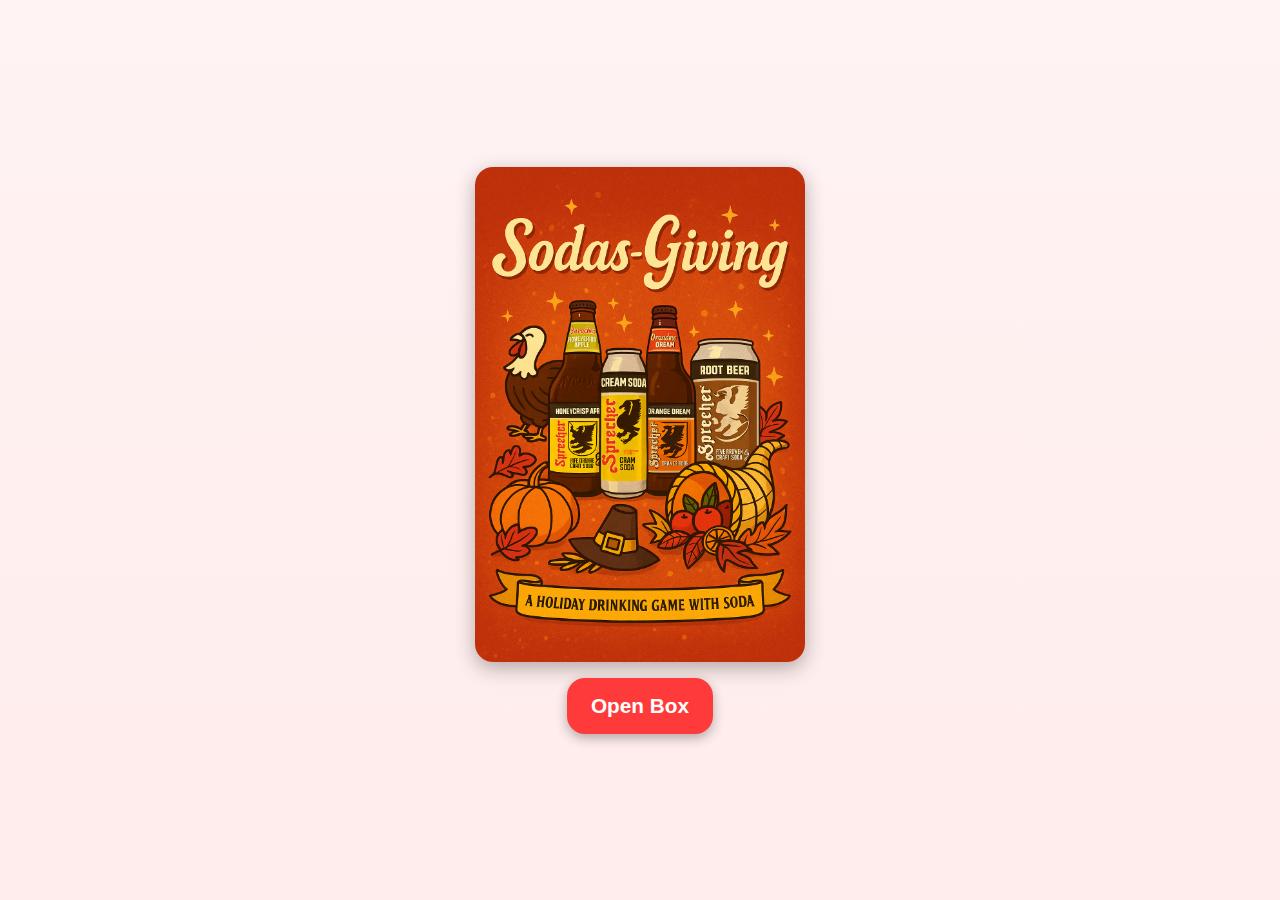
<file: SodasGiving-RETAIL-v4/sodas-giving-store-edition-v4/index.html>
<!DOCTYPE html>
<html lang="en">
<head>
<meta charset="UTF-8">
<title>Sodas-Giving Store Edition v4</title>
<meta name="viewport" content="width=device-width, initial-scale=1">
<link href="https://fonts.googleapis.com/css2?family=Fredoka+One&family=Raleway:wght@500;700&display=swap" rel="stylesheet">
<link rel="stylesheet" href="style.css">
</head>
<body class="holiday">

<div id="splash">
  <img src="images/splash.png" class="splash-art">
  <button class="start-btn" onclick="startGame()">Open Box</button>
</div>

<div id="fx-layer"></div>

<div id="app" class="hidden">
<header>
<h1 class="title">Sodas-Giving</h1>
<p class="sub">Store Edition v4</p>
</header>

<section id="toolbar">
<div id="themes">
<button onclick="setTheme('holiday')">🎄</button>
<button onclick="setTheme('chaos')">🔥</button>
</div>
</section>

<section id="game">
<div id="card">
<h2 id="mode">Tap a Button</h2>
<p id="prompt">Your holiday fun starts now!</p>
</div>

<div id="controls">
<button class="bright next" onclick="nextPrompt()">Next</button>
<button class="bright jerk" onclick="jerkPower()">The Jerk</button>
<button class="bright rare" onclick="rarePrompt()">Gold</button>
<button class="bright omega" onclick="omegaBurst()">OMEGA++</button>
<button class="bright howto" onclick="openHowTo()">How To Play</button>
</div>
</section>

<footer onclick="footerTap()">
<p class="footer-text">Tap here 4× for Stats</p>
</footer>

<section id="stats-panel" class="hidden">
<div class="panel-inner">
<h2>Stats</h2>
<ul>
<li>Prompts: <span id="stat-prompts">0</span></li>
<li>Jerk: <span id="stat-jerk">0</span></li>
<li>Gold: <span id="stat-rare">0</span></li>
<li>OMEGA: <span id="stat-omega">0</span></li>
</ul>
<button onclick="resetStats()">Reset</button>
<button onclick="togglePanel()">Close</button>
</div>
</section>

<section id="howto-panel" class="hidden">
<div class="howto-inner">
<h2>How To Play</h2>
<p>Sodas-Giving is a store-quality family soda game with full prompts and bright UI!</p>
<ul>
<li>Next Prompt – Main deck</li>
<li>The Jerk – Pick someone!</li>
<li>Gold Prompt – Bonus cards</li>
<li>OMEGA++ – Chaos mode</li>
<li>Holiday & Chaos themes</li>
<li>Stats panel – Tap footer 4×</li>
</ul>
<button class="close-howto" onclick="closeHowTo()">Close</button>
</div>
</section>

</div>
<script src="script.js" defer></script>
</body>
</html>
</file>
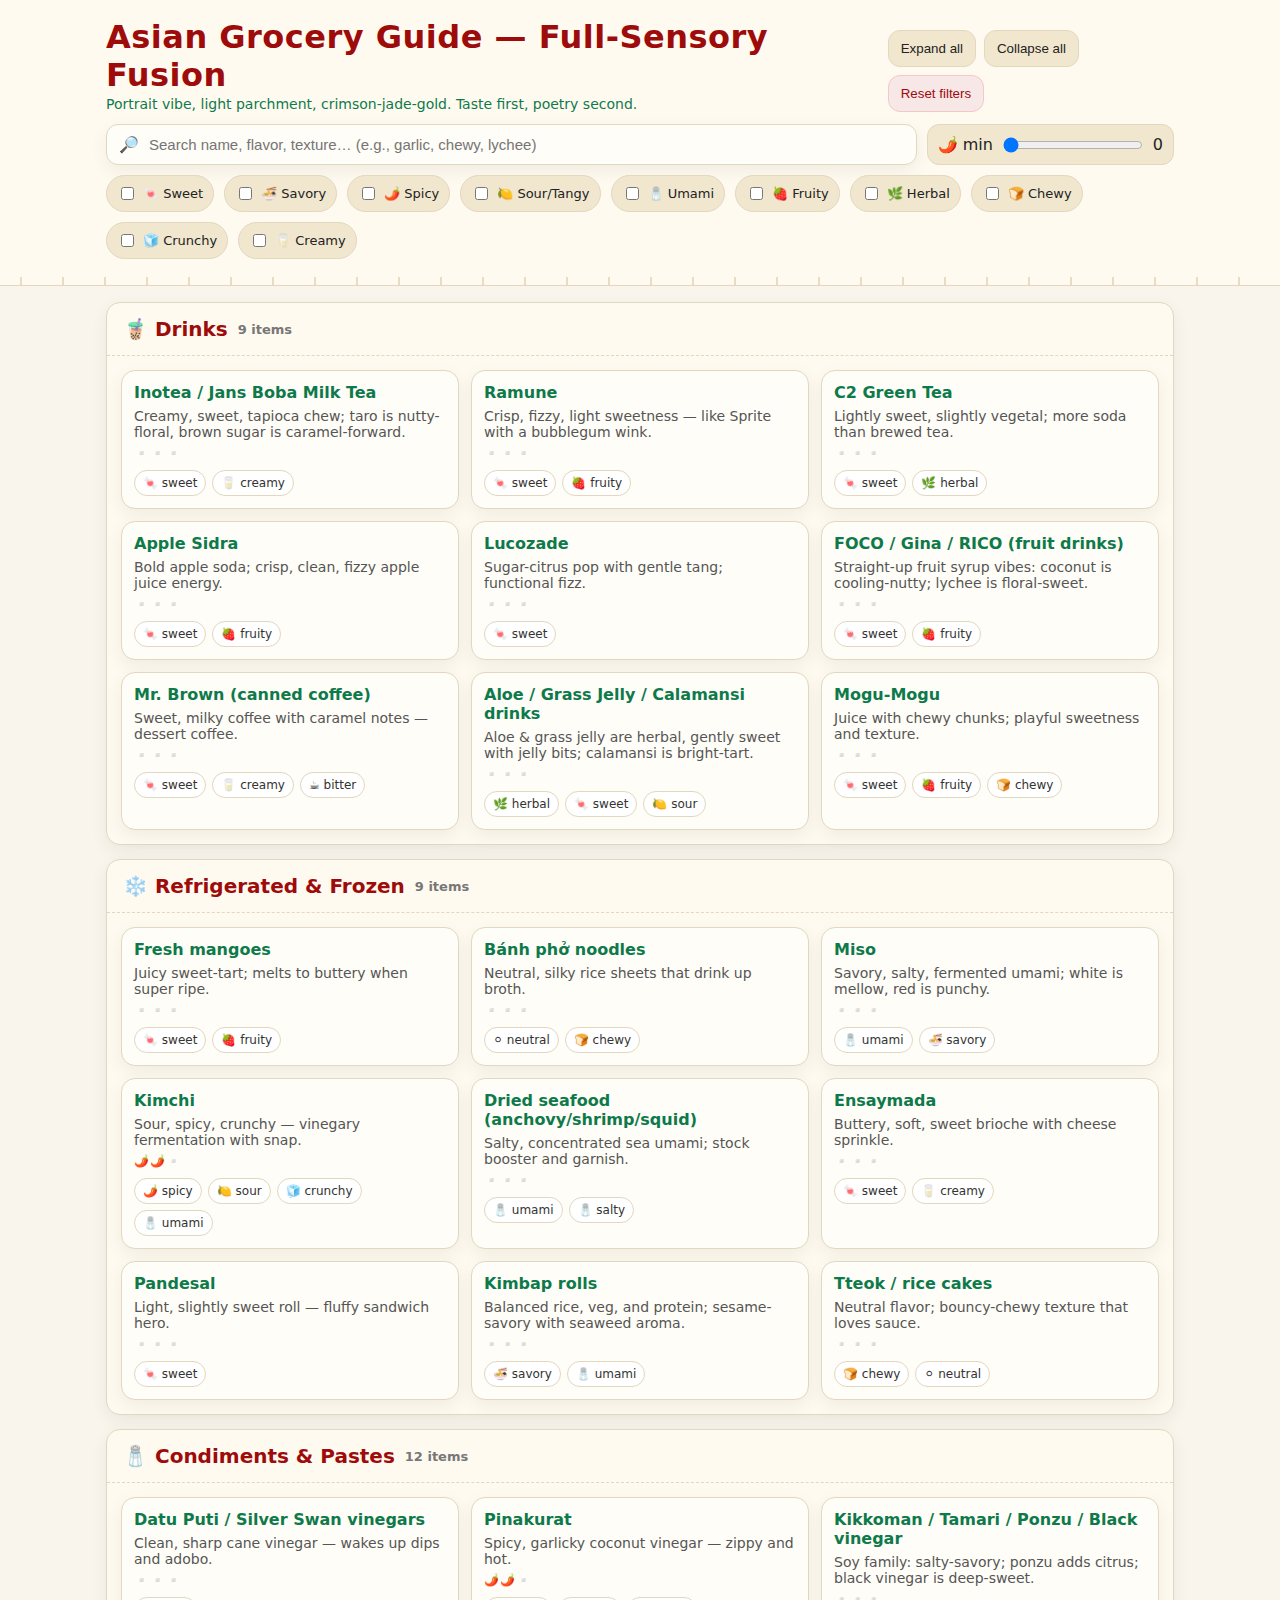
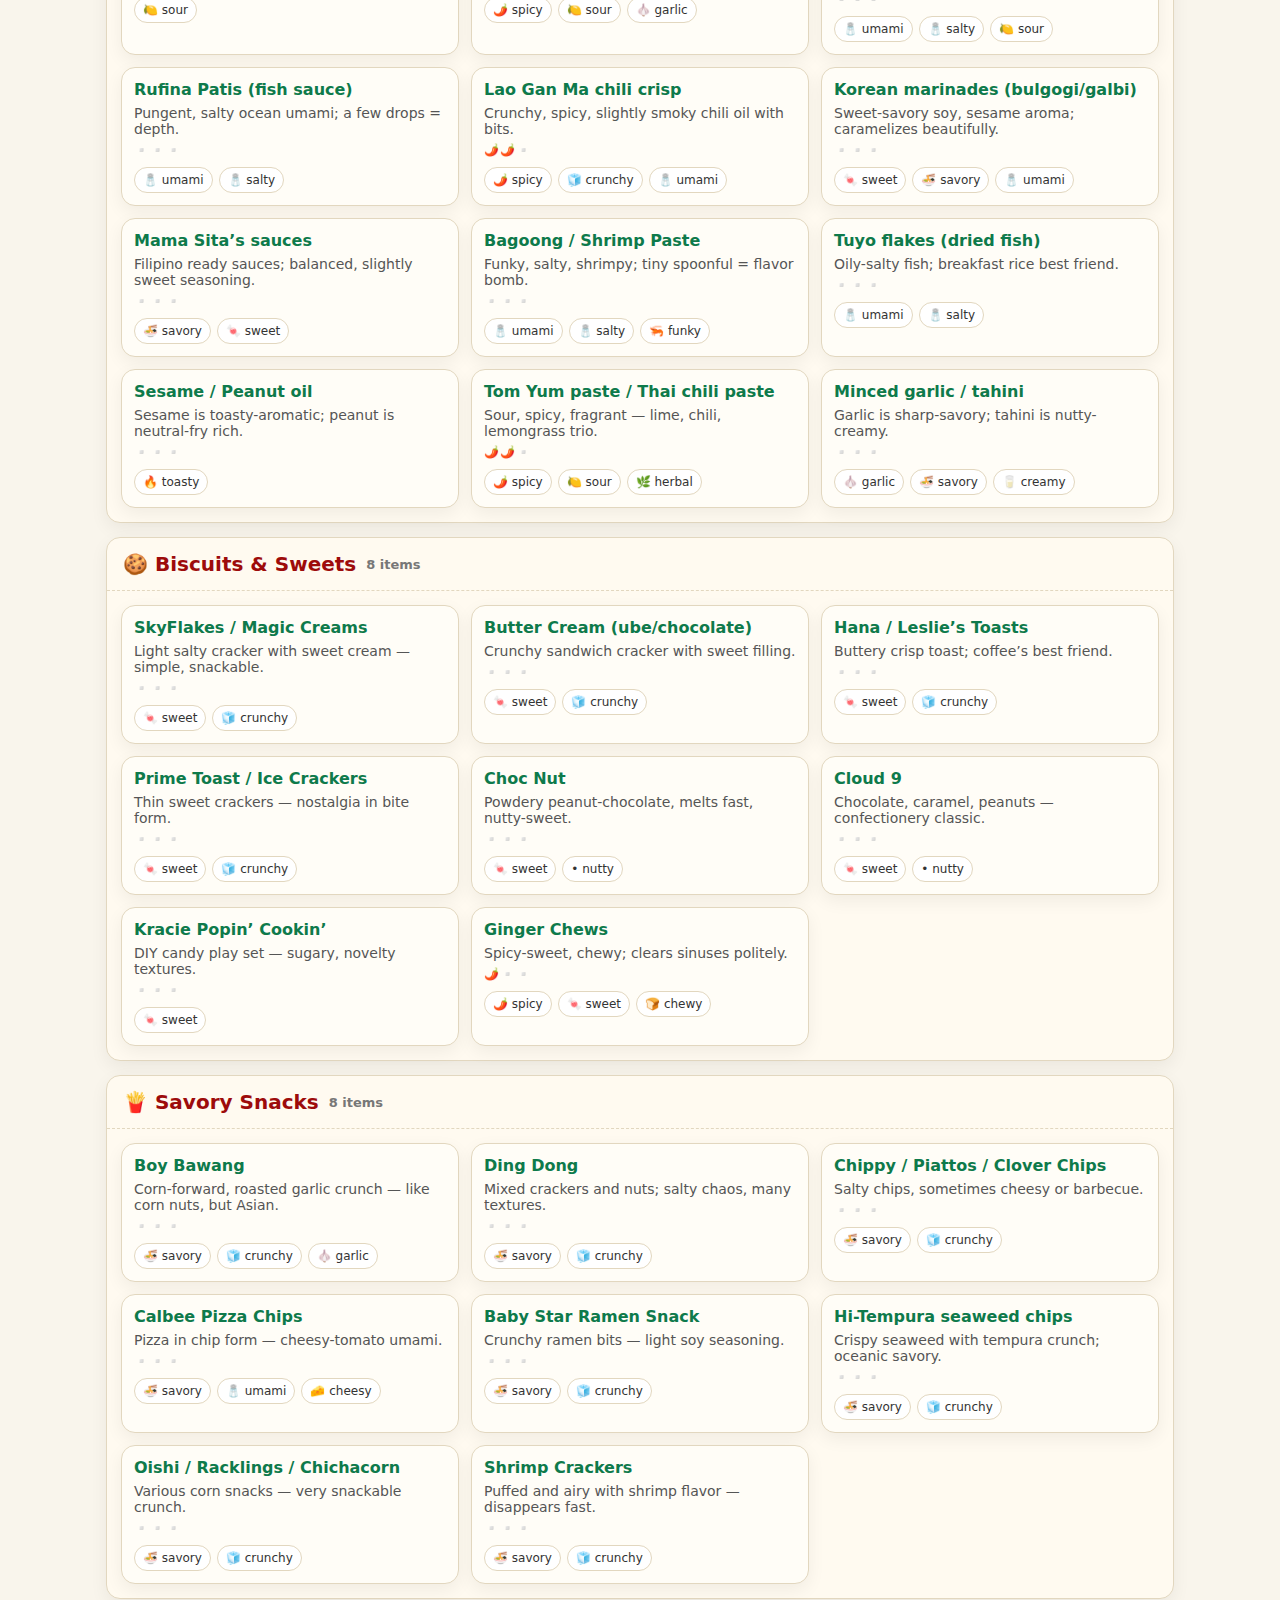
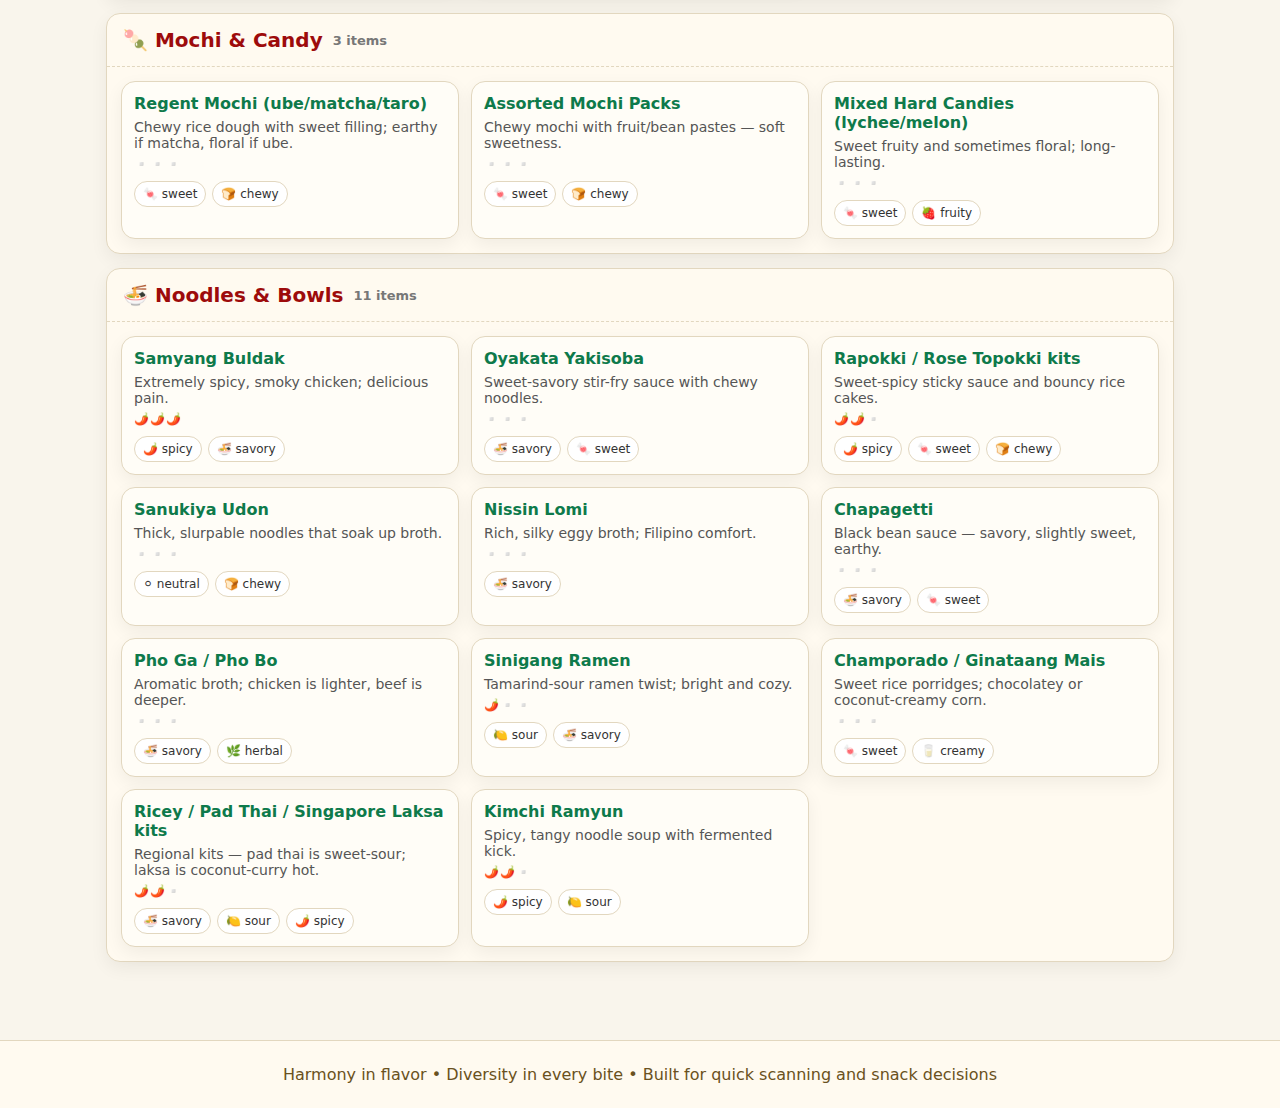
<file: asianstore-index.html>
<!DOCTYPE html><html lang="en">
<head>
  <meta charset="utf-8" />
  <meta name="viewport" content="width=device-width, initial-scale=1" />
  <title>Asian Grocery Guide — Full‑Sensory Fusion (Web)</title>
  <style>
    :root{
      --bg:#f9f5ec;          /* light parchment */
      --paper:#fffaf0;       /* lighter parchment */
      --ink:#222;            /* primary text */
      --muted:#555;          /* secondary text */
      --red:#9d0b0b;         /* crimson */
      --jade:#0e7a4b;        /* jade */
      --gold:#b07a00;        /* gold */
      --line: #e2d7bf;       /* divider */
      --chip:#f1e7cf;        /* filter chip */
      --card:#fffdf7;        /* card bg */
      --shadow: 0 6px 18px rgba(0,0,0,.06);
    }
    *{box-sizing:border-box}
    html,body{margin:0;padding:0;background:var(--bg);color:var(--ink);font-family: system-ui, -apple-system, Segoe UI, Roboto, "Noto Sans", Arial, "Apple Color Emoji", "Segoe UI Emoji";}
    header{
      position:sticky; top:0; z-index:5;
      background:linear-gradient(180deg, #fffaf0 0%, #fffaf0cc 70%, #fff0 100%), var(--paper);
      border-bottom:1px solid var(--line);
      backdrop-filter: blur(6px);
    }
    .wrap{max-width:1100px;margin:0 auto;padding:18px 16px}
    .title{display:flex;align-items:flex-end;justify-content:space-between;gap:12px}
    h1{margin:0;font-size:clamp(22px,4vw,32px);color:var(--red);letter-spacing:.5px}
    .sub{margin:2px 0 0;color:var(--jade);font-size:clamp(12px,2.5vw,14px)}
    .controls{display:grid;grid-template-columns:1fr auto;gap:10px;margin-top:12px}
    .search{display:flex;gap:8px;align-items:center;background:var(--card);padding:10px 12px;border:1px solid var(--line);border-radius:12px;box-shadow:var(--shadow)}
    .search input{border:none;outline:none;background:transparent;width:100%;font-size:15px;color:var(--ink)}
    .buttons{display:flex;gap:8px;flex-wrap:wrap}
    .btn{border:1px solid var(--line);background:var(--chip);padding:10px 12px;border-radius:12px;cursor:pointer;color:var(--ink)}
    .btn:hover{filter:brightness(.97)}
    .btn.red{background:#f8e7e7;color:var(--red);border-color:#f1c9c9}.filters{display:flex;gap:10px;flex-wrap:wrap;margin-top:10px}
.chip{display:inline-flex;align-items:center;gap:6px;background:var(--chip);border:1px solid var(--line);padding:8px 10px;border-radius:999px;font-size:13px;cursor:pointer;user-select:none}
.chip input{accent-color:var(--jade)}
.range{display:flex;align-items:center;gap:8px;padding:8px 10px;border:1px solid var(--line);background:var(--chip);border-radius:12px}
.range input[type=range]{width:140px}

main{max-width:1100px;margin:16px auto;padding:0 16px 48px}
.section{margin:22px 0 6px}
.section-header{display:flex;align-items:center;gap:10px}
.section-header h2{margin:0;font-size:20px;color:var(--red)}
.divider{height:1px;background:linear-gradient(90deg, #0000, var(--gold), #0000);margin:8px 0 14px}

details.palette{background:var(--paper);border:1px solid var(--line);border-radius:14px;box-shadow:var(--shadow);padding:0;margin:0 0 14px}
details.palette[open] > summary{border-bottom:1px dashed var(--line)}
summary{list-style:none;cursor:pointer;padding:14px 16px;font-weight:600;color:var(--jade)}
summary::-webkit-details-marker{display:none}

.grid{display:grid;grid-template-columns:repeat(auto-fill,minmax(260px,1fr));gap:12px;padding:14px}
.card{background:var(--card);border:1px solid var(--line);border-radius:14px;padding:12px;box-shadow:var(--shadow);display:flex;flex-direction:column;gap:6px}
.name{font-weight:700;color:var(--jade)}
.taste{color:var(--muted);font-size:14px}
.tags{display:flex;flex-wrap:wrap;gap:6px;margin-top:4px}
.tag{font-size:12px;border:1px solid var(--line);background:#fff; padding:5px 8px;border-radius:999px;color:#333}
.meta{display:flex;align-items:center;gap:8px;font-size:12px;color:#666}
.spice{letter-spacing:1px}

footer{padding:24px 16px;border-top:1px solid var(--line);background:var(--paper);text-align:center;color:#6a5120}

/* tiny decorative wave band */
.wave{height:8px;background:repeating-linear-gradient(90deg, #0000 0 20px, #e9dcc1 20px 22px, #0000 22px 42px)}

  </style>
</head>
<body>
  <header>
    <div class="wrap">
      <div class="title">
        <div>
          <h1>Asian Grocery Guide — Full‑Sensory Fusion</h1>
          <div class="sub">Portrait vibe, light parchment, crimson‑jade‑gold. Taste first, poetry second.</div>
        </div>
        <div class="buttons">
          <button class="btn" id="btnExpand">Expand all</button>
          <button class="btn" id="btnCollapse">Collapse all</button>
          <button class="btn red" id="btnReset">Reset filters</button>
        </div>
      </div><div class="controls">
    <div class="search">
      <span>🔎</span>
      <input id="q" placeholder="Search name, flavor, texture… (e.g., garlic, chewy, lychee)" />
    </div>
    <div class="range" title="Minimum spice">
      <span>🌶️ min</span>
      <input type="range" id="spiceMin" min="0" max="3" step="1" value="0" />
      <span id="spiceLabel">0</span>
    </div>
  </div>

  <div class="filters" id="chips">
    <label class="chip"><input type="checkbox" value="sweet"/> 🍬 Sweet</label>
    <label class="chip"><input type="checkbox" value="savory"/> 🍜 Savory</label>
    <label class="chip"><input type="checkbox" value="spicy"/> 🌶️ Spicy</label>
    <label class="chip"><input type="checkbox" value="sour"/> 🍋 Sour/Tangy</label>
    <label class="chip"><input type="checkbox" value="umami"/> 🧂 Umami</label>
    <label class="chip"><input type="checkbox" value="fruity"/> 🍓 Fruity</label>
    <label class="chip"><input type="checkbox" value="herbal"/> 🌿 Herbal</label>
    <label class="chip"><input type="checkbox" value="chewy"/> 🍞 Chewy</label>
    <label class="chip"><input type="checkbox" value="crunchy"/> 🧊 Crunchy</label>
    <label class="chip"><input type="checkbox" value="creamy"/> 🥛 Creamy</label>
  </div>
</div>
<div class="wave"></div>

  </header>  <main id="app"></main>  <footer>
    Harmony in flavor • Diversity in every bite • Built for quick scanning and snack decisions
  </footer>  <script>
    // --- Data ---------------------------------------------------------------
    const DATA = [
      // Drinks
      {section:'Drinks', name:'Inotea / Jans Boba Milk Tea', taste:'Creamy, sweet, tapioca chew; taro is nutty-floral, brown sugar is caramel-forward.', tags:['sweet','creamy'], spice:0},
      {section:'Drinks', name:'Ramune', taste:'Crisp, fizzy, light sweetness — like Sprite with a bubblegum wink.', tags:['sweet','fruity'], spice:0},
      {section:'Drinks', name:'C2 Green Tea', taste:'Lightly sweet, slightly vegetal; more soda than brewed tea.', tags:['sweet','herbal'], spice:0},
      {section:'Drinks', name:'Apple Sidra', taste:'Bold apple soda; crisp, clean, fizzy apple juice energy.', tags:['sweet','fruity'], spice:0},
      {section:'Drinks', name:'Lucozade', taste:'Sugar-citrus pop with gentle tang; functional fizz.', tags:['sweet'], spice:0},
      {section:'Drinks', name:'FOCO / Gina / RICO (fruit drinks)', taste:'Straight-up fruit syrup vibes: coconut is cooling-nutty; lychee is floral-sweet.', tags:['sweet','fruity'], spice:0},
      {section:'Drinks', name:'Mr. Brown (canned coffee)', taste:'Sweet, milky coffee with caramel notes — dessert coffee.', tags:['sweet','creamy','bitter'], spice:0},
      {section:'Drinks', name:'Aloe / Grass Jelly / Calamansi drinks', taste:'Aloe & grass jelly are herbal, gently sweet with jelly bits; calamansi is bright-tart.', tags:['herbal','sweet','sour'], spice:0},
      {section:'Drinks', name:'Mogu-Mogu', taste:'Juice with chewy chunks; playful sweetness and texture.', tags:['sweet','fruity','chewy'], spice:0},

      // Refrigerated & Frozen
      {section:'Refrigerated & Frozen', name:'Fresh mangoes', taste:'Juicy sweet-tart; melts to buttery when super ripe.', tags:['sweet','fruity'], spice:0},
      {section:'Refrigerated & Frozen', name:'Bánh phở noodles', taste:'Neutral, silky rice sheets that drink up broth.', tags:['neutral','chewy'], spice:0},
      {section:'Refrigerated & Frozen', name:'Miso', taste:'Savory, salty, fermented umami; white is mellow, red is punchy.', tags:['umami','savory'], spice:0},
      {section:'Refrigerated & Frozen', name:'Kimchi', taste:'Sour, spicy, crunchy — vinegary fermentation with snap.', tags:['spicy','sour','crunchy','umami'], spice:2},
      {section:'Refrigerated & Frozen', name:'Dried seafood (anchovy/shrimp/squid)', taste:'Salty, concentrated sea umami; stock booster and garnish.', tags:['umami','salty'], spice:0},
      {section:'Refrigerated & Frozen', name:'Ensaymada', taste:'Buttery, soft, sweet brioche with cheese sprinkle.', tags:['sweet','creamy'], spice:0},
      {section:'Refrigerated & Frozen', name:'Pandesal', taste:'Light, slightly sweet roll — fluffy sandwich hero.', tags:['sweet'], spice:0},
      {section:'Refrigerated & Frozen', name:'Kimbap rolls', taste:'Balanced rice, veg, and protein; sesame-savory with seaweed aroma.', tags:['savory','umami'], spice:0},
      {section:'Refrigerated & Frozen', name:'Tteok / rice cakes', taste:'Neutral flavor; bouncy-chewy texture that loves sauce.', tags:['chewy','neutral'], spice:0},

      // Condiments & Pastes
      {section:'Condiments & Pastes', name:'Datu Puti / Silver Swan vinegars', taste:'Clean, sharp cane vinegar — wakes up dips and adobo.', tags:['sour'], spice:0},
      {section:'Condiments & Pastes', name:'Pinakurat', taste:'Spicy, garlicky coconut vinegar — zippy and hot.', tags:['spicy','sour','garlic'], spice:2},
      {section:'Condiments & Pastes', name:'Kikkoman / Tamari / Ponzu / Black vinegar', taste:'Soy family: salty-savory; ponzu adds citrus; black vinegar is deep-sweet.', tags:['umami','salty','sour'], spice:0},
      {section:'Condiments & Pastes', name:'Rufina Patis (fish sauce)', taste:'Pungent, salty ocean umami; a few drops = depth.', tags:['umami','salty'], spice:0},
      {section:'Condiments & Pastes', name:'Lao Gan Ma chili crisp', taste:'Crunchy, spicy, slightly smoky chili oil with bits.', tags:['spicy','crunchy','umami'], spice:2},
      {section:'Condiments & Pastes', name:'Korean marinades (bulgogi/galbi)', taste:'Sweet-savory soy, sesame aroma; caramelizes beautifully.', tags:['sweet','savory','umami'], spice:0},
      {section:'Condiments & Pastes', name:'Mama Sita’s sauces', taste:'Filipino ready sauces; balanced, slightly sweet seasoning.', tags:['savory','sweet'], spice:0},
      {section:'Condiments & Pastes', name:'Bagoong / Shrimp Paste', taste:'Funky, salty, shrimpy; tiny spoonful = flavor bomb.', tags:['umami','salty','funky'], spice:0},
      {section:'Condiments & Pastes', name:'Tuyo flakes (dried fish)', taste:'Oily-salty fish; breakfast rice best friend.', tags:['umami','salty'], spice:0},
      {section:'Condiments & Pastes', name:'Sesame / Peanut oil', taste:'Sesame is toasty-aromatic; peanut is neutral-fry rich.', tags:['toasty'], spice:0},
      {section:'Condiments & Pastes', name:'Tom Yum paste / Thai chili paste', taste:'Sour, spicy, fragrant — lime, chili, lemongrass trio.', tags:['spicy','sour','herbal'], spice:2},
      {section:'Condiments & Pastes', name:'Minced garlic / tahini', taste:'Garlic is sharp-savory; tahini is nutty-creamy.', tags:['garlic','savory','creamy'], spice:0},

      // Biscuits & Sweets
      {section:'Biscuits & Sweets', name:'SkyFlakes / Magic Creams', taste:'Light salty cracker with sweet cream — simple, snackable.', tags:['sweet','crunchy'], spice:0},
      {section:'Biscuits & Sweets', name:'Butter Cream (ube/chocolate)', taste:'Crunchy sandwich cracker with sweet filling.', tags:['sweet','crunchy'], spice:0},
      {section:'Biscuits & Sweets', name:'Hana / Leslie’s Toasts', taste:'Buttery crisp toast; coffee’s best friend.', tags:['sweet','crunchy'], spice:0},
      {section:'Biscuits & Sweets', name:'Prime Toast / Ice Crackers', taste:'Thin sweet crackers — nostalgia in bite form.', tags:['sweet','crunchy'], spice:0},
      {section:'Biscuits & Sweets', name:'Choc Nut', taste:'Powdery peanut-chocolate, melts fast, nutty-sweet.', tags:['sweet','nutty'], spice:0},
      {section:'Biscuits & Sweets', name:'Cloud 9', taste:'Chocolate, caramel, peanuts — confectionery classic.', tags:['sweet','nutty'], spice:0},
      {section:'Biscuits & Sweets', name:'Kracie Popin’ Cookin’', taste:'DIY candy play set — sugary, novelty textures.', tags:['sweet'], spice:0},
      {section:'Biscuits & Sweets', name:'Ginger Chews', taste:'Spicy-sweet, chewy; clears sinuses politely.', tags:['spicy','sweet','chewy'], spice:1},

      // Savory Snacks
      {section:'Savory Snacks', name:'Boy Bawang', taste:'Corn-forward, roasted garlic crunch — like corn nuts, but Asian.', tags:['savory','crunchy','garlic'], spice:0},
      {section:'Savory Snacks', name:'Ding Dong', taste:'Mixed crackers and nuts; salty chaos, many textures.', tags:['savory','crunchy'], spice:0},
      {section:'Savory Snacks', name:'Chippy / Piattos / Clover Chips', taste:'Salty chips, sometimes cheesy or barbecue.', tags:['savory','crunchy'], spice:0},
      {section:'Savory Snacks', name:'Calbee Pizza Chips', taste:'Pizza in chip form — cheesy-tomato umami.', tags:['savory','umami','cheesy'], spice:0},
      {section:'Savory Snacks', name:'Baby Star Ramen Snack', taste:'Crunchy ramen bits — light soy seasoning.', tags:['savory','crunchy'], spice:0},
      {section:'Savory Snacks', name:'Hi-Tempura seaweed chips', taste:'Crispy seaweed with tempura crunch; oceanic savory.', tags:['savory','crunchy'], spice:0},
      {section:'Savory Snacks', name:'Oishi / Racklings / Chichacorn', taste:'Various corn snacks — very snackable crunch.', tags:['savory','crunchy'], spice:0},
      {section:'Savory Snacks', name:'Shrimp Crackers', taste:'Puffed and airy with shrimp flavor — disappears fast.', tags:['savory','crunchy'], spice:0},

      // Mochi & Candy
      {section:'Mochi & Candy', name:'Regent Mochi (ube/matcha/taro)', taste:'Chewy rice dough with sweet filling; earthy if matcha, floral if ube.', tags:['sweet','chewy'], spice:0},
      {section:'Mochi & Candy', name:'Assorted Mochi Packs', taste:'Chewy mochi with fruit/bean pastes — soft sweetness.', tags:['sweet','chewy'], spice:0},
      {section:'Mochi & Candy', name:'Mixed Hard Candies (lychee/melon)', taste:'Sweet fruity and sometimes floral; long-lasting.', tags:['sweet','fruity'], spice:0},

      // Noodles & Bowls
      {section:'Noodles & Bowls', name:'Samyang Buldak', taste:'Extremely spicy, smoky chicken; delicious pain.', tags:['spicy','savory'], spice:3},
      {section:'Noodles & Bowls', name:'Oyakata Yakisoba', taste:'Sweet-savory stir-fry sauce with chewy noodles.', tags:['savory','sweet'], spice:0},
      {section:'Noodles & Bowls', name:'Rapokki / Rose Topokki kits', taste:'Sweet-spicy sticky sauce and bouncy rice cakes.', tags:['spicy','sweet','chewy'], spice:2},
      {section:'Noodles & Bowls', name:'Sanukiya Udon', taste:'Thick, slurpable noodles that soak up broth.', tags:['neutral','chewy'], spice:0},
      {section:'Noodles & Bowls', name:'Nissin Lomi', taste:'Rich, silky eggy broth; Filipino comfort.', tags:['savory'], spice:0},
      {section:'Noodles & Bowls', name:'Chapagetti', taste:'Black bean sauce — savory, slightly sweet, earthy.', tags:['savory','sweet'], spice:0},
      {section:'Noodles & Bowls', name:'Pho Ga / Pho Bo', taste:'Aromatic broth; chicken is lighter, beef is deeper.', tags:['savory','herbal'], spice:0},
      {section:'Noodles & Bowls', name:'Sinigang Ramen', taste:'Tamarind-sour ramen twist; bright and cozy.', tags:['sour','savory'], spice:1},
      {section:'Noodles & Bowls', name:'Champorado / Ginataang Mais', taste:'Sweet rice porridges; chocolatey or coconut-creamy corn.', tags:['sweet','creamy'], spice:0},
      {section:'Noodles & Bowls', name:'Ricey / Pad Thai / Singapore Laksa kits', taste:'Regional kits — pad thai is sweet-sour; laksa is coconut-curry hot.', tags:['savory','sour','spicy'], spice:2},
      {section:'Noodles & Bowls', name:'Kimchi Ramyun', taste:'Spicy, tangy noodle soup with fermented kick.', tags:['spicy','sour'], spice:2},
    ];

    const SECTIONS = [
      'Drinks','Refrigerated & Frozen','Condiments & Pastes',
      'Biscuits & Sweets','Savory Snacks','Mochi & Candy','Noodles & Bowls'
    ];

    // --- Render -------------------------------------------------------------
    const app = document.getElementById('app');

    function render(){
      app.innerHTML = '';
      const state = getState();
      for(const sec of SECTIONS){
        const secItems = filterItems(DATA.filter(x=>x.section===sec), state);
        const details = document.createElement('details');
        details.className = 'palette';
        details.open = true;
        const summary = document.createElement('summary');
        summary.innerHTML = `<div class="section-header"><h2>${iconFor(sec)} ${sec}</h2><span style="color:#777;font-size:13px">${secItems.length} items</span></div>`;
        details.appendChild(summary);

        const wrap = document.createElement('div');
        wrap.className = 'grid';

        if(secItems.length===0){
          const empty = document.createElement('div');
          empty.style.padding='12px';
          empty.style.color='#777';
          empty.textContent = 'No results in this section with current filters.';
          wrap.appendChild(empty);
        } else {
          for(const it of secItems){
            const card = document.createElement('div');
            card.className = 'card';
            const nm = document.createElement('div');
            nm.className='name';
            nm.textContent = it.name;
            const taste = document.createElement('div');
            taste.className='taste';
            taste.textContent = it.taste;
            const meta = document.createElement('div');
            meta.className='meta';
            meta.innerHTML = `<span class="spice">${'🌶️'.repeat(it.spice)}${'▫️'.repeat(3-it.spice)}</span>`;
            const tags = document.createElement('div');
            tags.className='tags';
            for(const t of it.tags){
              const tag = document.createElement('span');
              tag.className='tag';
              tag.textContent = tagEmoji(t)+" "+t;
              tags.appendChild(tag);
            }
            card.append(nm,taste,meta,tags);
            wrap.appendChild(card);
          }
        }
        details.appendChild(wrap);
        app.appendChild(details);
      }
    }

    function iconFor(section){
      return {
        'Drinks':'🧋','Refrigerated & Frozen':'❄️','Condiments & Pastes':'🧂',
        'Biscuits & Sweets':'🍪','Savory Snacks':'🍟','Mochi & Candy':'🍡','Noodles & Bowls':'🍜'
      }[section] || '✦';
    }

    function tagEmoji(t){
      const map = {sweet:'🍬', savory:'🍜', spicy:'🌶️', sour:'🍋', umami:'🧂', fruity:'🍓', herbal:'🌿', chewy:'🍞', crunchy:'🧊', creamy:'🥛', cheesy:'🧀', garlic:'🧄', salty:'🧂', neutral:'⚪', toasty:'🔥', bitter:'☕', funky:'🦐'};
      return map[t] || '•';
    }

    // --- Filters ------------------------------------------------------------
    function getState(){
      const q = document.getElementById('q').value.trim().toLowerCase();
      const spiceMin = parseInt(document.getElementById('spiceMin').value,10);
      const chips = Array.from(document.querySelectorAll('#chips input:checked')).map(x=>x.value);
      return {q, spiceMin, chips};
    }

    function filterItems(items, st){
      return items.filter(it => {
        if(it.spice < st.spiceMin) return false;
        if(st.chips.length){
          for(const tag of st.chips){ if(!it.tags.includes(tag)) return false; }
        }
        if(st.q){
          const blob = (it.name+' '+it.taste+' '+it.tags.join(' ')).toLowerCase();
          if(!blob.includes(st.q)) return false;
        }
        return true;
      });
    }

    // --- Events -------------------------------------------------------------
    document.getElementById('q').addEventListener('input', ()=>render());
    const spice = document.getElementById('spiceMin');
    const spiceLabel = document.getElementById('spiceLabel');
    spice.addEventListener('input', ()=>{spiceLabel.textContent=spice.value; render();});
    document.querySelectorAll('#chips input').forEach(cb=>cb.addEventListener('change', render));

    document.getElementById('btnReset').addEventListener('click', ()=>{
      document.getElementById('q').value='';
      spice.value=0; spiceLabel.textContent='0';
      document.querySelectorAll('#chips input').forEach(cb=>cb.checked=false);
      render();
    });
    document.getElementById('btnExpand').addEventListener('click', ()=>{
      document.querySelectorAll('details.palette').forEach(d=>d.open=true);
    });
    document.getElementById('btnCollapse').addEventListener('click', ()=>{
      document.querySelectorAll('details.palette').forEach(d=>d.open=false);
    });

    // initial
    render();
  </script></body>
</html>
</file>
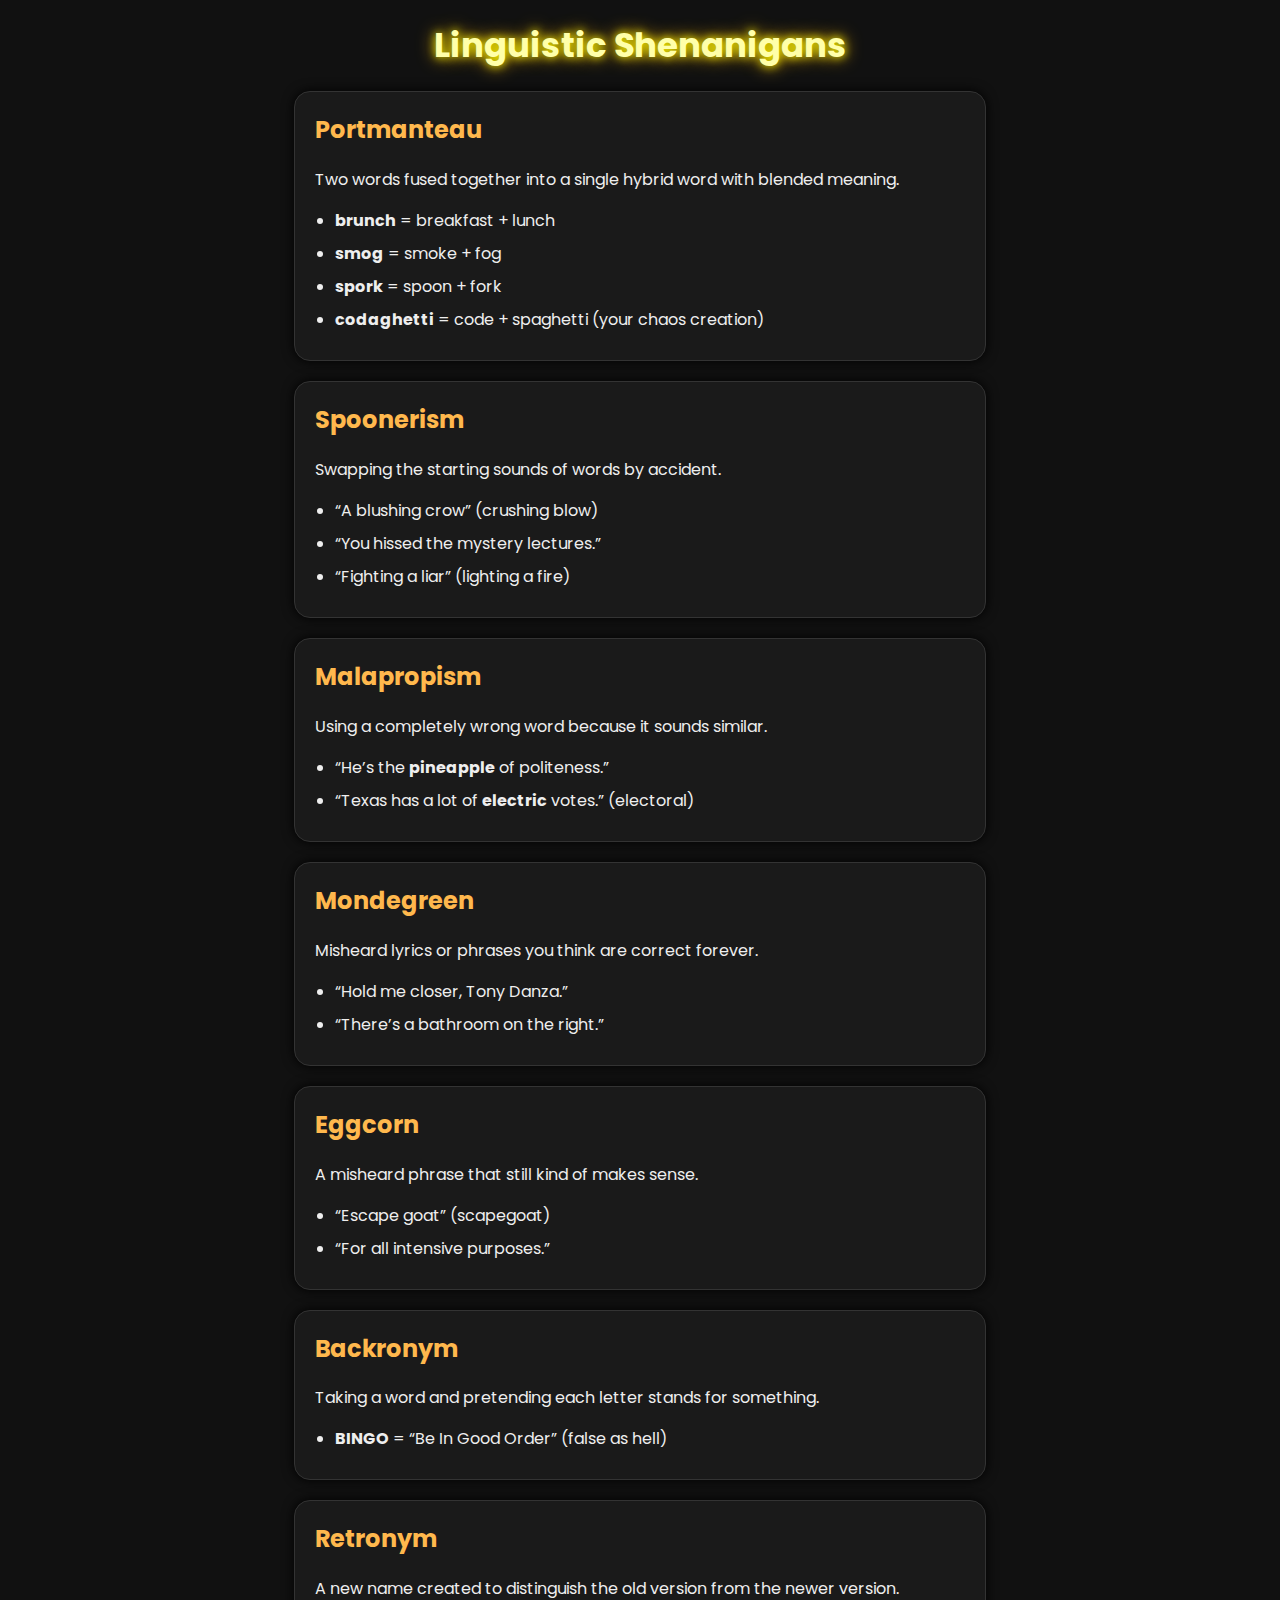
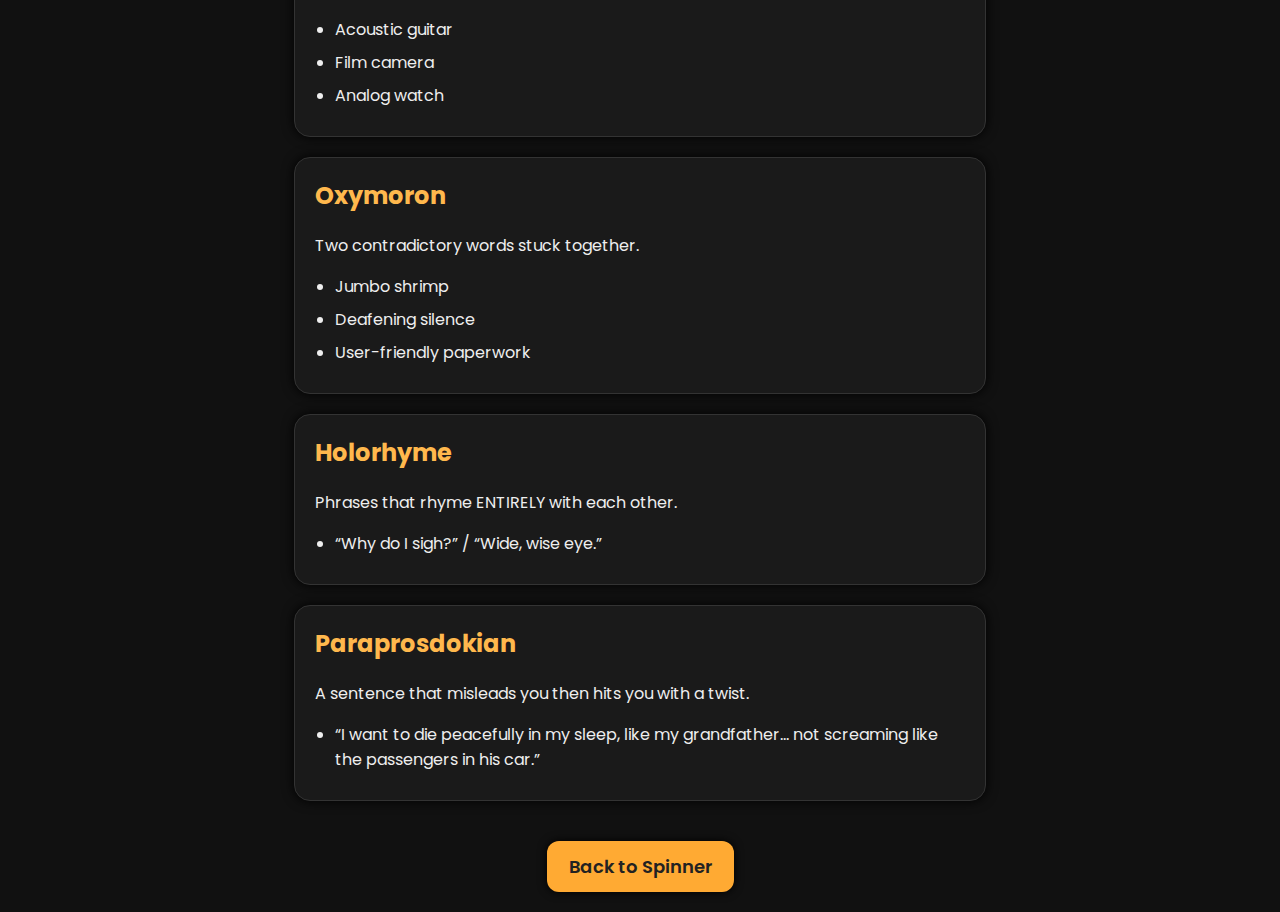
<file: linguistic-shenanigans.html>
<!DOCTYPE html>
<html>
<head>
<meta charset="UTF-8">
<meta name="viewport" content="width=device-width, initial-scale=1.0">

<title>Linguistic Shenanigans!</title> <!-- 💗 CHANGE TITLE -->

<link href="https://fonts.googleapis.com/css2?family=Poppins:wght@400;600;700&display=swap" rel="stylesheet">

<style>
/* 💗 PAGE BACKGROUND + FONT */
body {
    background: #111;
    font-family: 'Poppins', sans-serif;
    color: #eee;
    margin: 0;
    padding: 0;
    text-align: center;
}

/* 🌟 GLOWING TITLE — 💗 EDIT COLORS */
h1 {
    margin: 20px 0 10px;
    font-size: 34px;
    color: #ffa;
    text-shadow: 0 0 10px #ff0, 0 0 18px #ffb400;
}

/* 💗 BOX STYLE */
.box {
    width: 90%;
    max-width: 650px;
    background: #1a1a1a;
    padding: 20px;
    margin: 20px auto;
    border-radius: 16px;
    border: 1px solid #333;
    box-shadow: 0 0 12px #000;
    text-align: left;
}

/* 💗 SECTION HEADERS */
h2 {
    color: #ffb84d;
    margin-top: 0;
}

/* 💗 LIST LOOK */
ul {
    margin: 0;
    padding-left: 20px;
}
li {
    margin-bottom: 8px;
}

/* 💗 BUTTON STYLE (RETURN TO SPINNER?) */
.back-btn {
    display: inline-block;
    padding: 12px 22px;
    background: #ffaa33; /* 💗 COLOR */
    color: #222;
    border-radius: 12px;
    text-decoration: none;
    font-weight: 600;
    margin: 20px auto;
    font-size: 18px;
    box-shadow: 0 0 10px #000;
}
.back-btn:active {
    transform: scale(0.95);
}
</style>
</head>

<body>

<h1>Linguistic Shenanigans</h1>

<!-- ⭐ PORTMANTEAU -->
<div class="box">
    <h2>Portmanteau</h2>
    <p>Two words fused together into a single hybrid word with blended meaning.</p>
    <ul>
        <li><b>brunch</b> = breakfast + lunch</li>
        <li><b>smog</b> = smoke + fog</li>
        <li><b>spork</b> = spoon + fork</li>
        <li><b>codaghetti</b> = code + spaghetti (your chaos creation)</li>
    </ul>
</div>

<!-- ⭐ SPOONERISM -->
<div class="box">
    <h2>Spoonerism</h2>
    <p>Swapping the starting sounds of words by accident.</p>
    <ul>
        <li>“A blushing crow” (crushing blow)</li>
        <li>“You hissed the mystery lectures.”</li>
        <li>“Fighting a liar” (lighting a fire)</li>
    </ul>
</div>

<!-- ⭐ MALAPROPISM -->
<div class="box">
    <h2>Malapropism</h2>
    <p>Using a completely wrong word because it sounds similar.</p>
    <ul>
        <li>“He’s the <b>pineapple</b> of politeness.”</li>
        <li>“Texas has a lot of <b>electric</b> votes.” (electoral)</li>
    </ul>
</div>

<!-- ⭐ MONDEGREEN -->
<div class="box">
    <h2>Mondegreen</h2>
    <p>Misheard lyrics or phrases you think are correct forever.</p>
    <ul>
        <li>“Hold me closer, Tony Danza.”</li>
        <li>“There’s a bathroom on the right.”</li>
    </ul>
</div>

<!-- ⭐ EGGCORN -->
<div class="box">
    <h2>Eggcorn</h2>
    <p>A misheard phrase that still kind of makes sense.</p>
    <ul>
        <li>“Escape goat” (scapegoat)</li>
        <li>“For all intensive purposes.”</li>
    </ul>
</div>

<!-- ⭐ BACKRONYM -->
<div class="box">
    <h2>Backronym</h2>
    <p>Taking a word and pretending each letter stands for something.</p>
    <ul>
        <li><b>BINGO</b> = “Be In Good Order” (false as hell)</li>
    </ul>
</div>

<!-- ⭐ RETRONYM -->
<div class="box">
    <h2>Retronym</h2>
    <p>A new name created to distinguish the old version from the newer version.</p>
    <ul>
        <li>Acoustic guitar</li>
        <li>Film camera</li>
        <li>Analog watch</li>
    </ul>
</div>

<!-- ⭐ OXYMORON -->
<div class="box">
    <h2>Oxymoron</h2>
    <p>Two contradictory words stuck together.</p>
    <ul>
        <li>Jumbo shrimp</li>
        <li>Deafening silence</li>
        <li>User-friendly paperwork</li>
    </ul>
</div>

<!-- ⭐ HOLORHYME -->
<div class="box">
    <h2>Holorhyme</h2>
    <p>Phrases that rhyme ENTIRELY with each other.</p>
    <ul>
        <li>“Why do I sigh?” / “Wide, wise eye.”</li>
    </ul>
</div>

<!-- ⭐ PARAPROSDOKIAN -->
<div class="box">
    <h2>Paraprosdokian</h2>
    <p>A sentence that misleads you then hits you with a twist.</p>
    <ul>
        <li>“I want to die peacefully in my sleep, like my grandfather… not screaming like the passengers in his car.”</li>
    </ul>
</div>

<!-- BACK BUTTON (OPTIONAL) -->
<a class="back-btn" href="index.html">Back to Spinner</a>
<!-- 💗 CHANGE LINK IF YOUR MAIN FILE HAS A DIFFERENT NAME -->

</body>
</html>
</file>
<file: SodasGiving-RETAIL-v4/sodas-giving-store-edition-v4/style.css>
html,body{margin:0;padding:0;height:100%;overflow:hidden;}
body{font-family:'Raleway',sans-serif;}
body.holiday{background:linear-gradient(120deg,#ffefe8,#fff8f8,#ffffff);}
body.chaos{background:linear-gradient(120deg,#ff3300,#ff6600,#ffaa00);}

.hidden{display:none;}

#splash{
 position:fixed;inset:0;display:flex;flex-direction:column;
 justify-content:center;align-items:center;
 background:linear-gradient(180deg,#fff3f3,#ffecec);
 z-index:10;
 animation:fadeIn 1s ease-out;
}
.splash-art{
 width:80%;
 max-width:330px;
 border-radius:18px;
 box-shadow:0 6px 20px rgba(0,0,0,.3);
 animation:popIn .7s ease-out;
}
.start-btn{
 margin-top:1rem;
 padding:1rem 1.5rem;
 border:none;
 border-radius:18px;
 font-size:1.3rem;
 font-weight:700;
 background:#ff3a3a;
 color:white;
 box-shadow:0 4px 12px rgba(0,0,0,.3);
 animation:float 2s infinite ease-in-out;
}
.start-btn:active{transform:scale(.92);}

@keyframes popIn{0%{transform:scale(.7);opacity:0;}100%{transform:scale(1);opacity:1;}}
@keyframes fadeIn{from{opacity:0;}to{opacity:1;}}
@keyframes float{0%{transform:translateY(0);}50%{transform:translateY(-6px);}100%{transform:translateY(0);}}

/* App */
#app{
 width:100%;max-width:480px;margin:auto;
 display:flex;flex-direction:column;text-align:center;
 height:100%;padding:.5rem;box-sizing:border-box;
}

/* Card & Buttons */
#card{
 background:white;padding:1rem;border-radius:20px;
 box-shadow:0 5px 12px rgba(0,0,0,.25);
 margin:.5rem 0;
}
#controls button{
 padding:1rem;margin:.3rem;font-size:1.1rem;
 border:none;border-radius:999px;font-weight:700;color:white;
 box-shadow:0 4px 12px rgba(0,0,0,.25);
}
.next{background:#00b7ff;}
.jerk{background:#ff3a3a;}
.rare{background:#ffd200;color:black;}
.omega{background:#9000ff;}
.howto{background:#0066ff;}

footer .footer-text{font-size:.75rem;opacity:.6;}

#howto-panel,#stats-panel{
 position:fixed;inset:0;background:rgba(0,0,0,.5);
 display:flex;justify-content:center;align-items:center;
}

.howto-inner,.panel-inner{
 background:white;width:280px;padding:1rem;
 border-radius:14px;
}
</file>
